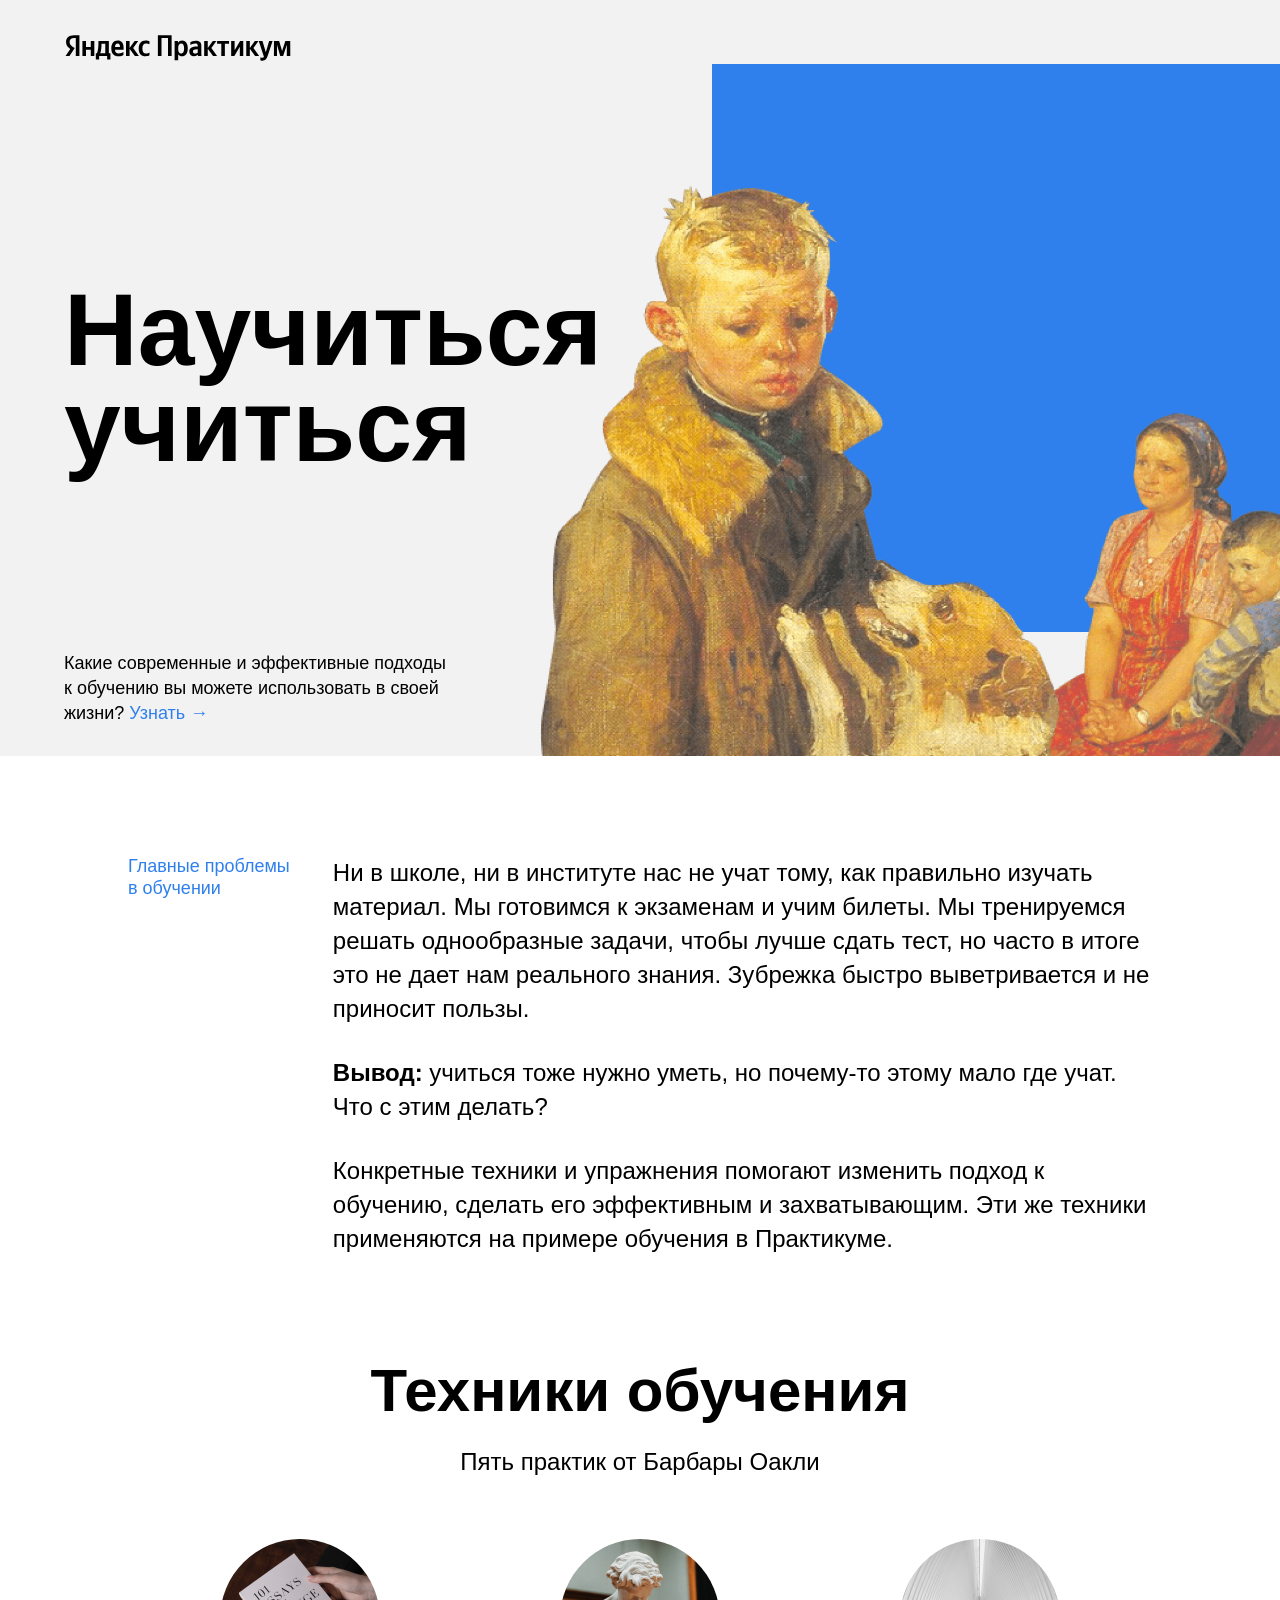
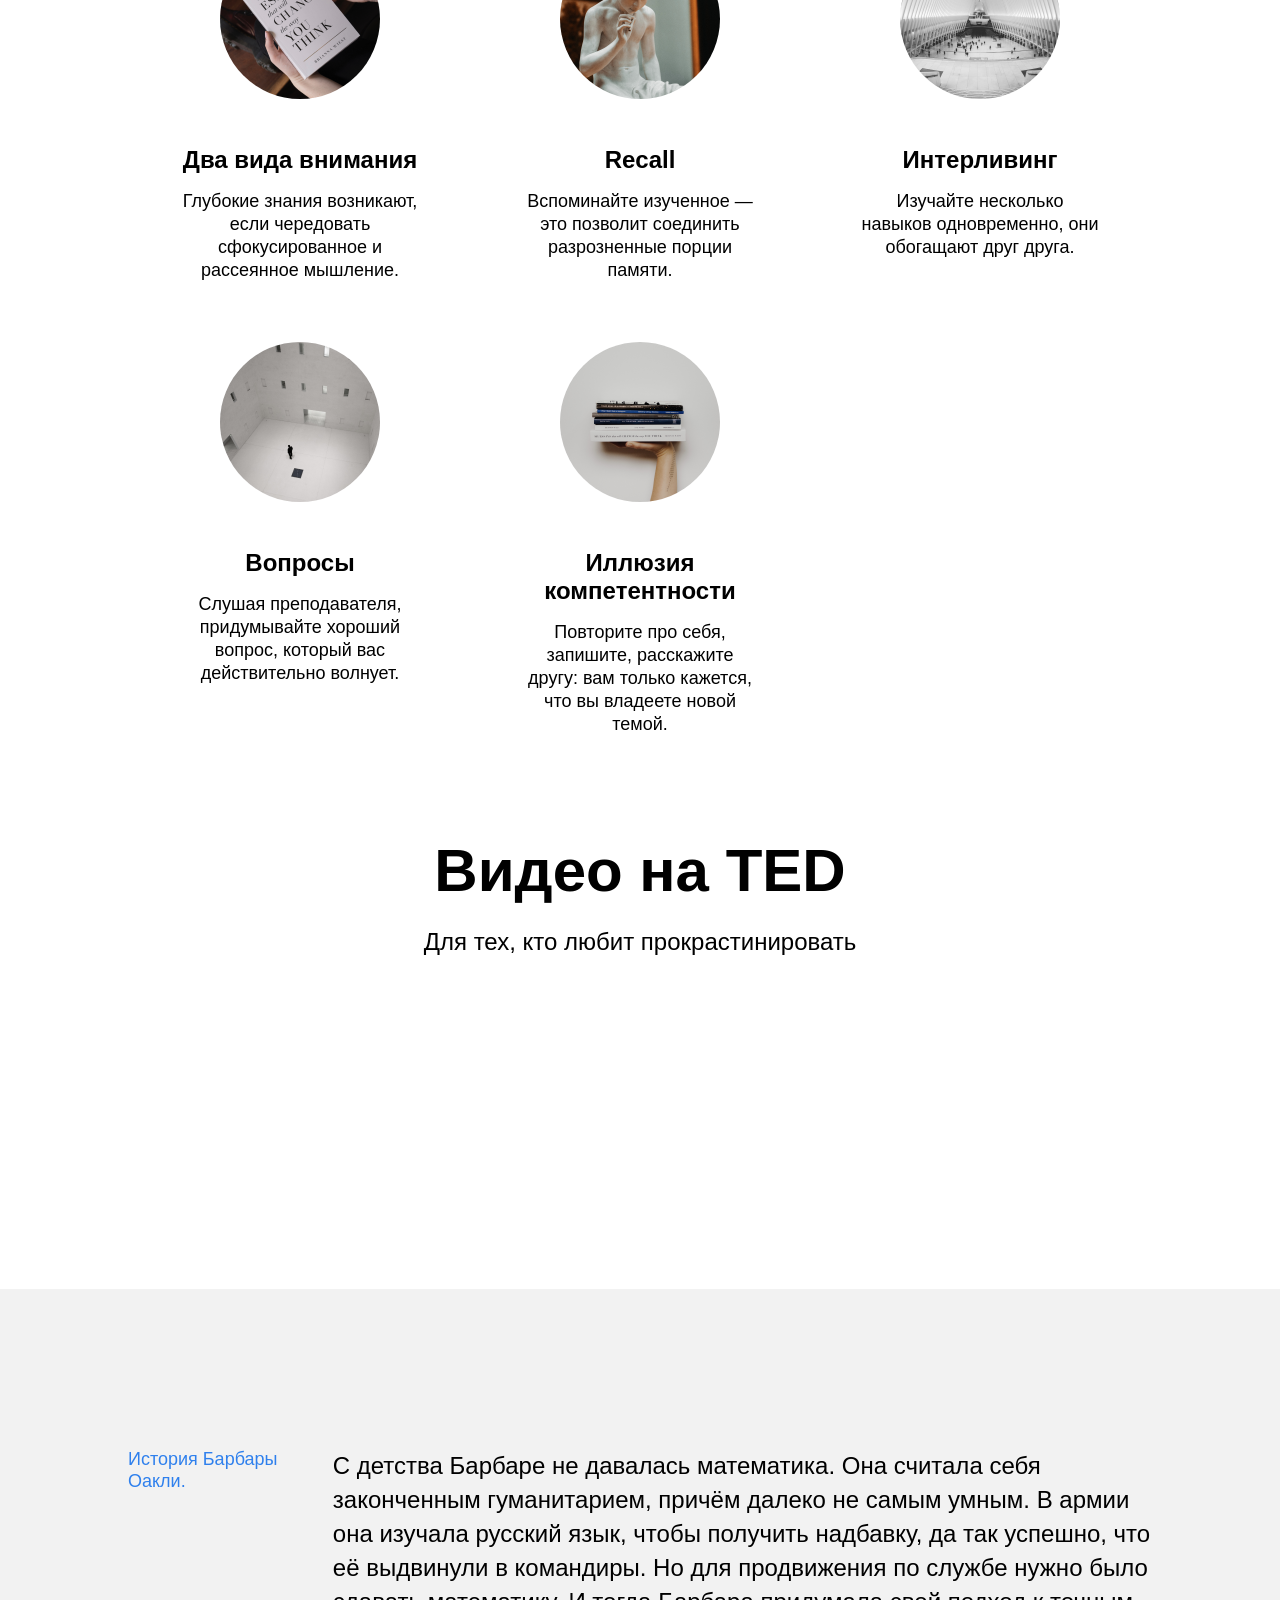
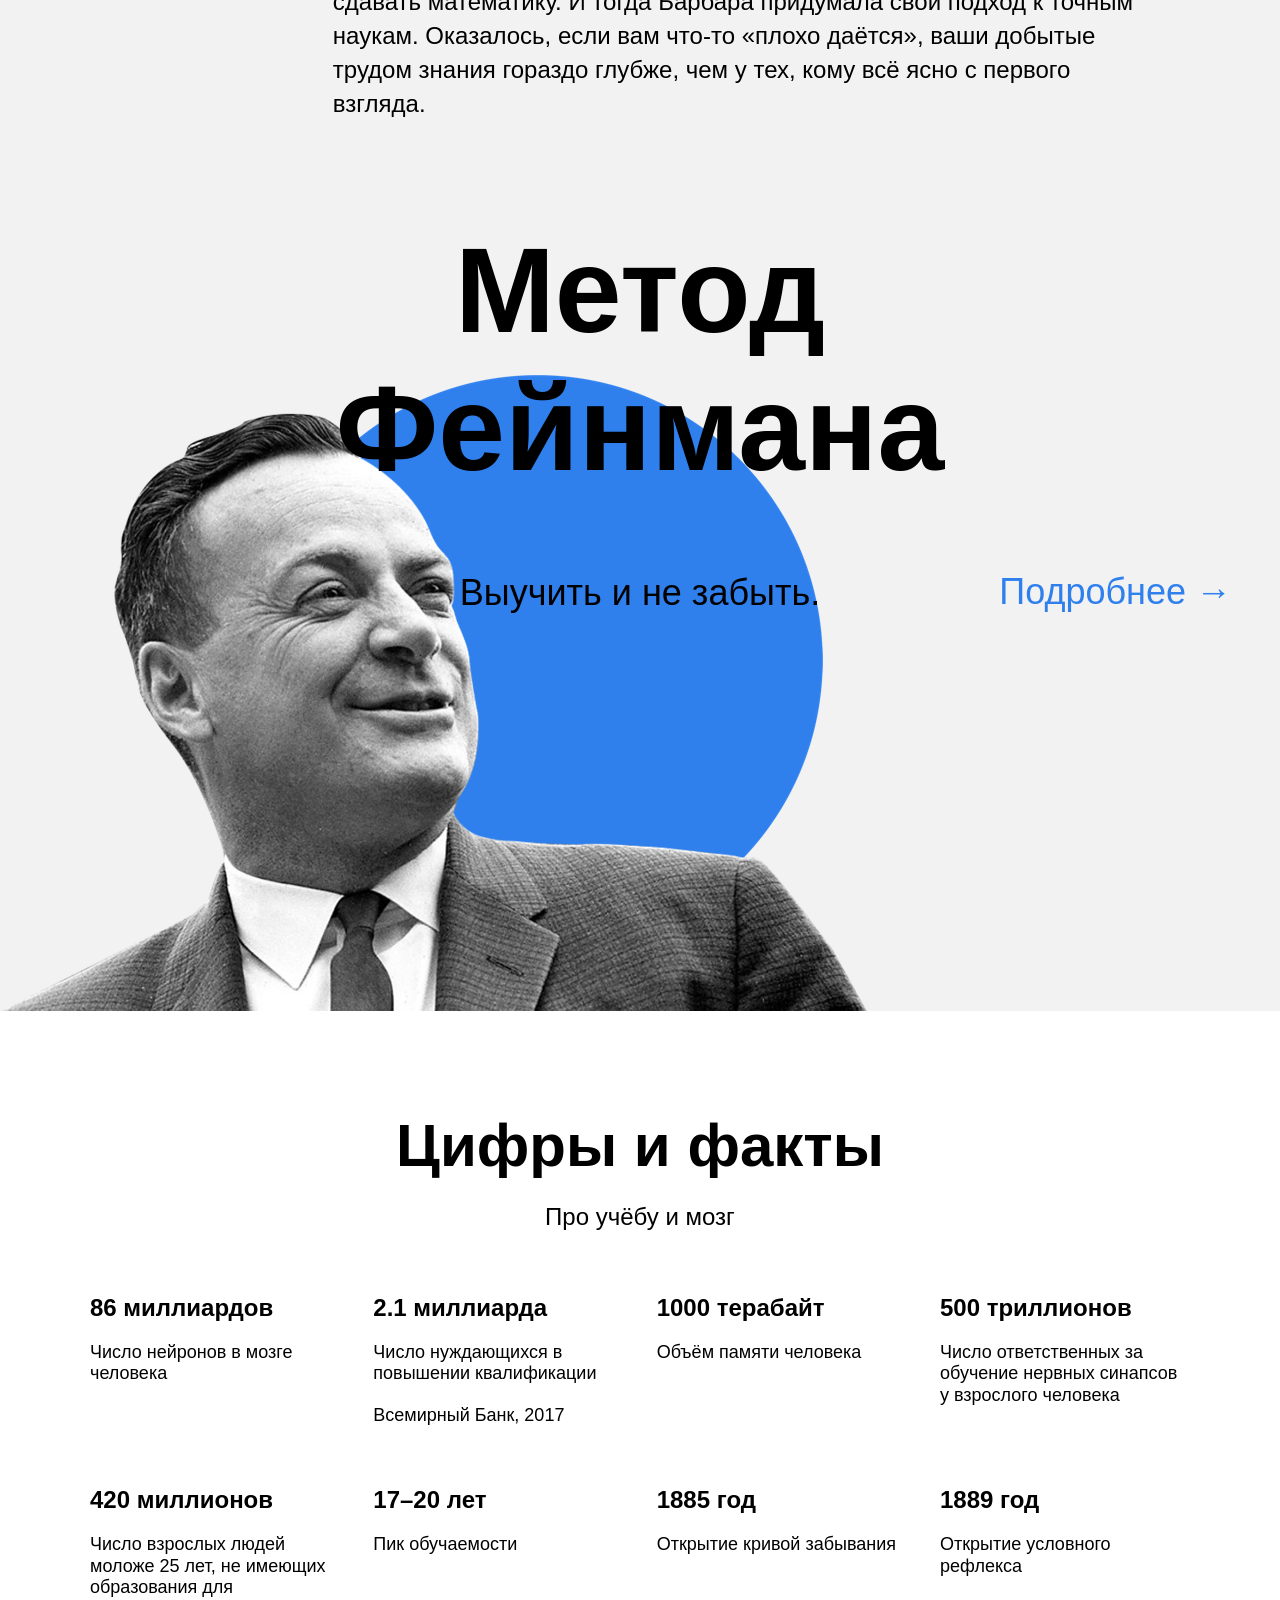
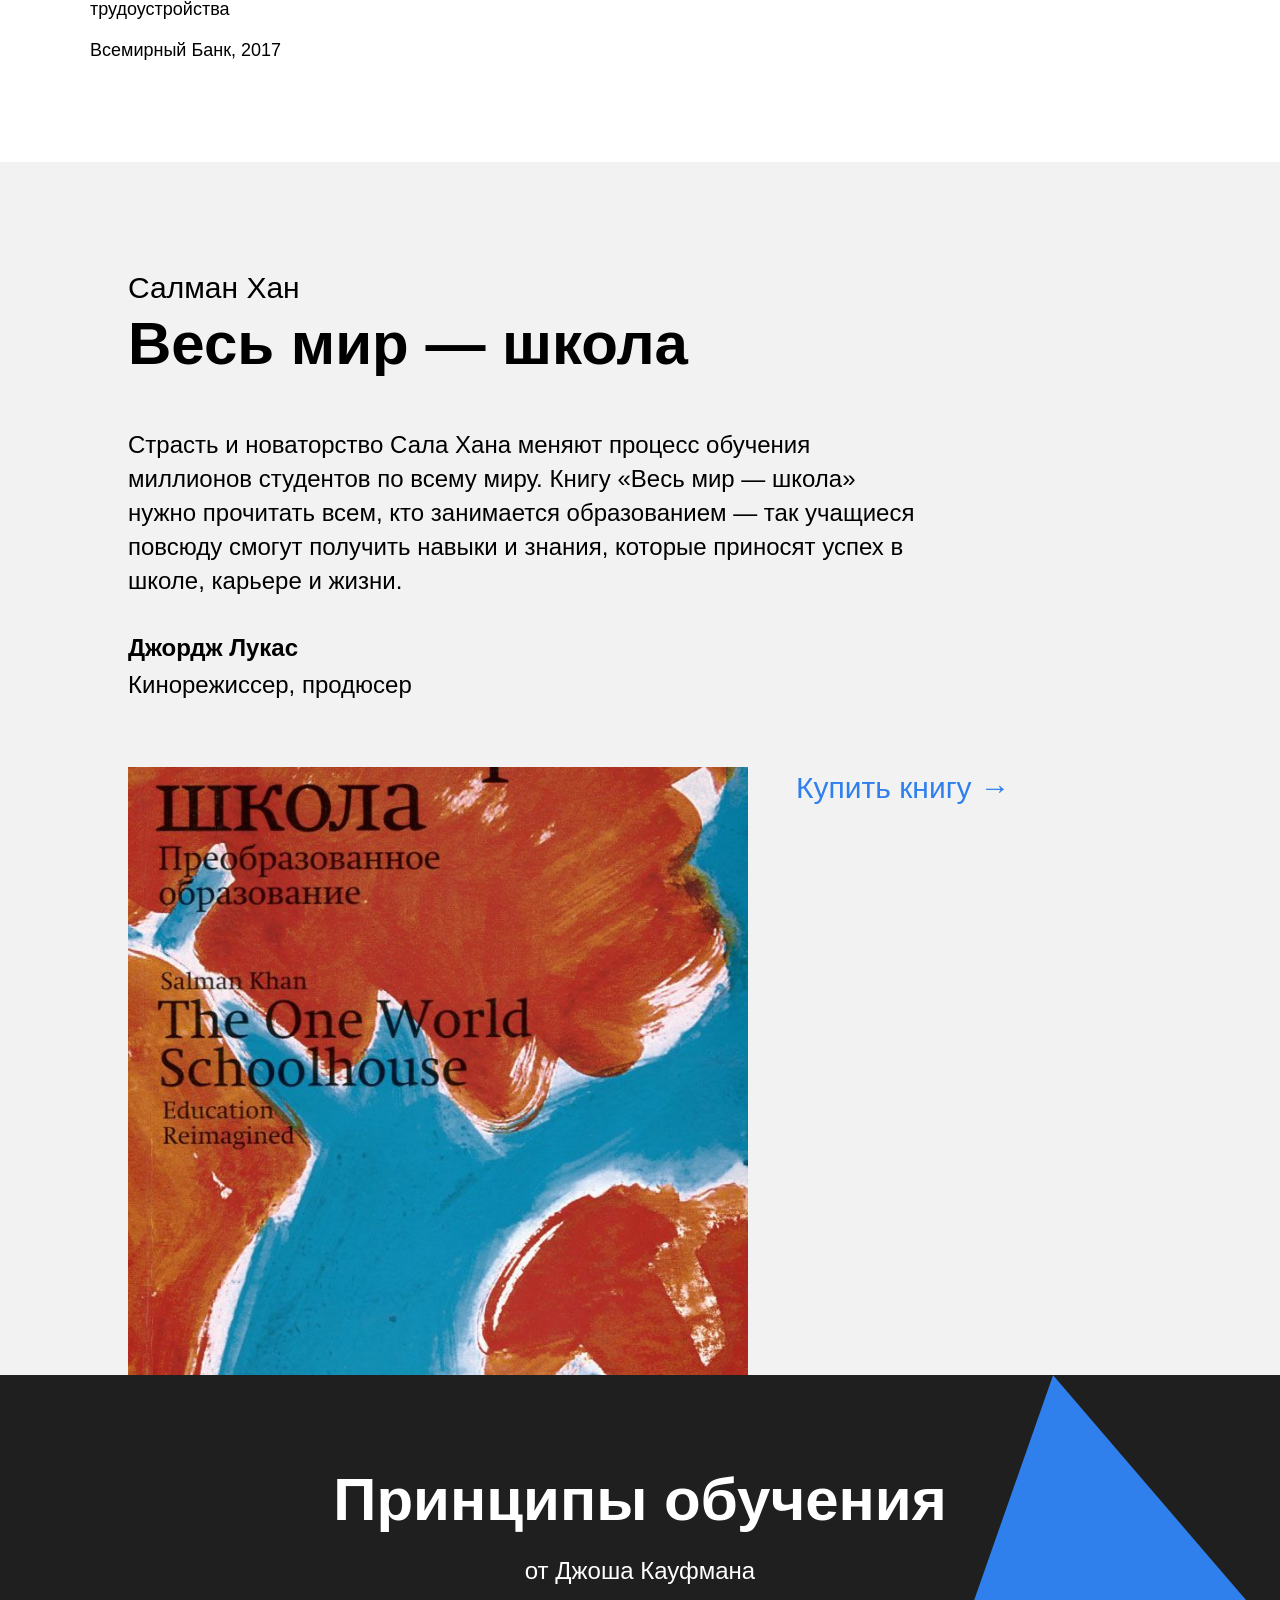
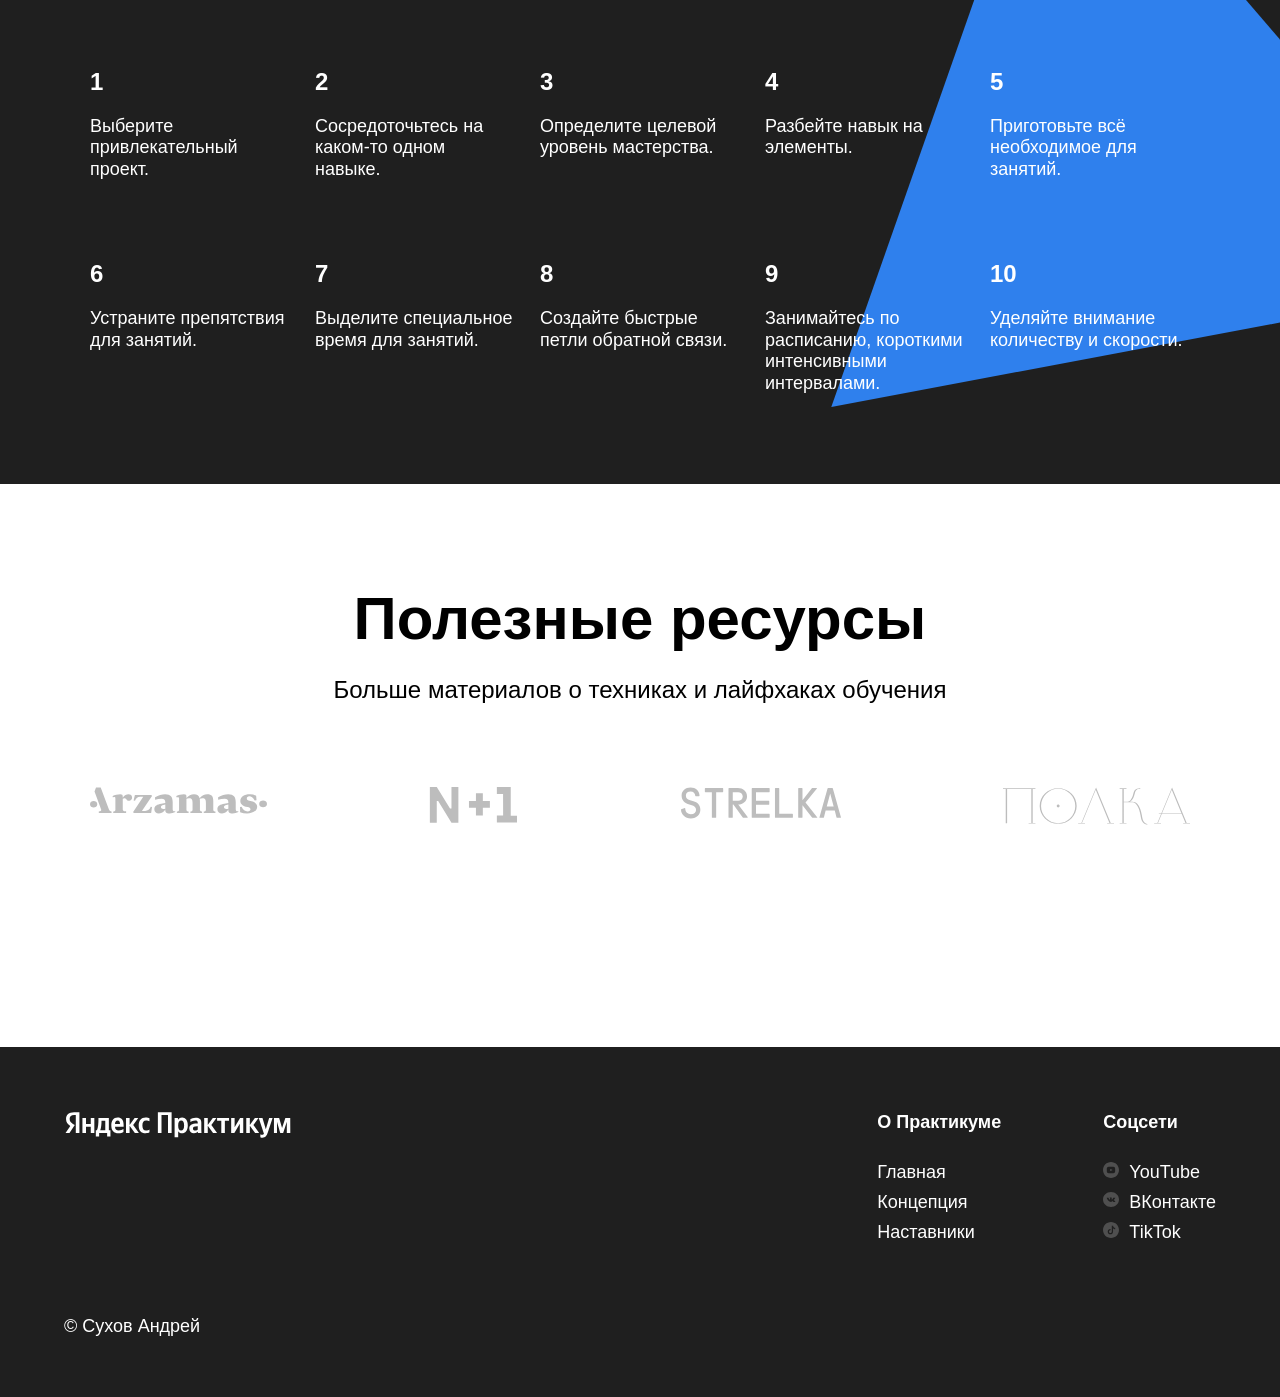
<file: index.html>
<!DOCTYPE html>
<html lang="ru">

<head>
  <meta charset="UTF-8">
  <meta name="viewport" content="width=device-width, initial-scale=1.0">
  <title>Научиться учиться</title>
  <link rel="stylesheet" href="./pages/index.css">
</head>

<body>
  <div class="page">
    <header class="header">
      <div class="logo logo_place_header"></div>
      <h1 class="header__title">Научиться учиться</h1>
      <p class="header__subtitle">Какие современные и эффективные подходы к обучению вы можете использовать
        в своей жизни?
        <a class="header__link" href="#"> Узнать &#8594;</a>
      </p>
      <img class="header__main-illustration" src="./images/header-image.png" alt="Картина с мальчиком">
      <div class="header__square-pic rotation"></div>
    </header>
    <main class="content">
      <section class="description">
        <div class="two-columns">
          <h2 class=" two-columns__brief">Главные проблемы в обучении</h2>
          <div class="two-columns__main-text">
            <p class="two-columns__paragraph">Ни в школе, ни в институте нас не учат тому, как правильно изучать
              материал.
              Мы готовимся к экзаменам и учим билеты. Мы тренируемся решать однообразные задачи, чтобы лучше сдать тест,
              но часто в итоге это не дает нам реального знания. Зубрежка быстро выветривается и не приносит пользы.</p>
            <p class="two-columns__paragraph"><span class="two-columns__span-accent">Вывод:</span> учиться тоже нужно
              уметь,
              но почему-то этому мало где учат. Что с этим делать?</p>
            <p class="two-columns__paragraph">Конкретные техники и упражнения помогают изменить подход к обучению,
              сделать его эффективным и захватывающим. Эти же техники применяются на примере обучения в Практикуме.</p>
          </div>
        </div>
      </section>
      <section class="techniques">
        <h2 class="section-title">Техники обучения</h2>
        <p class="section-subtitle">Пять практик от Барбары Оакли</p>
        <ul class="cards">
          <li class="cards__item">
            <img class="cards__image" src="./images/cards-attention.png" alt="Изображение книги">
            <h3 class="cards__title">Два вида внимания</h3>
            <p class="cards__description">Глубокие знания возникают, если чередовать сфокусированное и рассеянное
              мышление.</p>
          </li>
          <li class="cards__item">
            <img class="cards__image" src="./images/cards-recall.png" alt="Изображение с статуей ученика">
            <h3 class="cards__title">Recall</h3>
            <p class="cards__description">Вспоминайте изученное — это позволит соединить разрозненные порции памяти.</p>
          </li>
          <li class="cards__item">
            <img class="cards__image" src="./images/cards-interliving.png" alt="Картинка большой зал с людьми">
            <h3 class="cards__title">Интерливинг</h3>
            <p class="cards__description">Изучайте несколько навыков одновременно, они обогащают друг друга.</p>
          </li>
          <li class="cards__item">
            <img class="cards__image" src="./images/cards-question.png" alt="Картинка человек в большой комнтате">
            <h3 class="cards__title">Вопросы</h3>
            <p class="cards__description">Слушая преподавателя, придумывайте хороший вопрос, который вас действительно
              волнует.</p>
          </li>
          <li class="cards__item">
            <img class="cards__image" src="./images/cards-competence.png" alt="Картинка рука с несколькими книгами">
            <h3 class="cards__title">Иллюзия компетентности</h3>
            <p class="cards__description">Повторите про себя, запишите, расскажите другу: вам только кажется, что вы
              владеете новой темой.</p>
          </li>
        </ul>
      </section>
      <section class="video">
        <h2 class="section-title">Видео нa TED</h2>
        <p class="section-subtitle">Для тех, кто любит прокрастинировать</p>
        <ul class="video__iframes">
          <li><iframe class="video__iframe" src="https://www.youtube.com/embed/arj7oStGLkU"
              title="YouTube video player" allow="accelerometer; autoplay; clipboard-write; encrypted-media; gyroscope;
              picture-in-picture" allowfullscreen></iframe>
          </li>
          <li><iframe class="video__iframe" src="https://www.youtube.com/embed/5MgBikgcWnY"
              title="YouTube video player"
              allow="accelerometer; autoplay; clipboard-write; encrypted-media; gyroscope; picture-in-picture"
              allowfullscreen></iframe>
          </li>
        </ul>
      </section>
      <section class="oakley">
        <div class="two-columns">
          <h2 class=" two-columns__brief">История Барбары Оакли.</h2>
          <div class="two-columns__main-text">
            <p class="two-columns__paragraph">С детства Барбаре не давалась математика. Она считала себя законченным
              гуманитарием,
              причём далеко не самым умным. В армии она изучала русский язык, чтобы получить надбавку, да так успешно,
              что её выдвинули
              в командиры. Но для продвижения по службе нужно было сдавать математику. И тогда Барбара придумала свой
              подход к точным наукам.
              Оказалось, если вам что-то «плохо даётся», ваши добытые трудом знания гораздо глубже, чем у тех, кому всё
              ясно с первого взгляда.</p>
          </div>
        </div>
      </section>
      <section class="feynman">
        <h2 class="feynman__title">Метод Фейнмана</h2>
        <p class="feynman__subtitle">Выучить и не забыть.</p>
        <a class="feynman__link" href="#">Подробнее &#8594;</a>
      </section>
      <section class="digits">
        <h2 class="section-title">Цифры и факты</h2>
        <p class="section-subtitle">Про учёбу и мозг</p>
        <ul class="table">
          <li class="table__cell">
            <h3 class="table__heading">86 миллиардов</h3>
            <p class="table__text">Число нейронов в мозге человека</p>
          </li>
          <li class="table__cell">
            <h3 class="table__heading">2.1 миллиарда</h3>
            <p class="table__text">Число нуждающихся в повышении квалификации</p>
            <p class="table__text">Всемирный Банк, 2017</p>
          </li>
          <li class="table__cell">
            <h3 class="table__heading">1000 терабайт</h3>
            <p class="table__text">Объём памяти человека</p>
          </li>
          <li class="table__cell">
            <h3 class="table__heading">500 триллионов</h3>
            <p class="table__text">Число ответственных за обучение нервных синапсов у взрослого человека</p>
          </li>
          <li class="table__cell">
            <h3 class="table__heading">420 миллионов</h3>
            <p class="table__text">Число взрослых людей моложе 25 лет, не имеющих образования для трудоустройства</p>
            <p class="table__text">Всемирный Банк, 2017</p>
          </li>
          <li class="table__cell">
            <h3 class="table__heading">17–20 лет</h3>
            <p class="table__text">Пик обучаемости</p>
          </li>
          <li class="table__cell">
            <h3 class="table__heading">1885 год</h3>
            <p class="table__text">Открытие кривой забывания</p>
          </li>
          <li class="table__cell">
            <h3 class="table__heading">1889 год</h3>
            <p class="table__text">Открытие условного рефлекса</p>
          </li>
        </ul>
      </section>
      <section class="khan">
        <div class="khan__container">
          <p class="khan__author">Салман Хан</p>
          <h2 class="khan__title">Весь мир — школа</h2>
          <blockquote class="khan__quote">Страсть и новаторство Сала Хана меняют процесс обучения миллионов студентов по всему
            миру.
            Книгу «Весь мир — школа» нужно прочитать всем, кто занимается образованием — так учащиеся повсюду
            смогут получить навыки и знания, которые приносят успех в школе, карьере и жизни.</blockquote>
          <h3 class="khan__quote-author">Джордж Лукас</h3>
          <p class="khan__quote-author-subline">Кинорежиссер, продюсер</p>
          <div class="khan__book-container">
            <img class="khan__book-pic" src="./images/khan-book.jpg" alt="Книга весь мир школа">
            <a class="khan__buy-link" href="#">Купить книгу &#8594;</a>
          </div>
        </div>
      </section>
      <section class="kaufman">
        <h2 class="section-title section-title_theme_dark">Принципы обучения</h2>
        <p class="section-subtitle section-subtitle_theme_dark">от Джоша Кауфмана</p>
        <ul class="table table_theme_dark">
          <li class="table__cell table__cell_theme_dark">
            <h3 class="table__heading table__heading_theme_dark">1</h3>
            <p class="table__text table__text_theme_dark">Выберите привлекательный проект.</p>
          </li>
          <li class="table__cell table__cell_theme_dark">
            <h3 class="table__heading table__heading_theme_dark">2</h3>
            <p class="table__text table__text_theme_dark">Сосредоточьтесь на каком-то одном навыке.</p>
          </li>
          <li class="table__cell table__cell_theme_dark">
            <h3 class="table__heading table__heading_theme_dark">3</h3>
            <p class="table__text table__text_theme_dark">Определите целевой уровень мастерства.</p>
          </li>
          <li class="table__cell table__cell_theme_dark">
            <h3 class="table__heading table__heading_theme_dark">4</h3>
            <p class="table__text table__text_theme_dark">Разбейте навык на элементы.</p>
          </li>
          <li class="table__cell table__cell_theme_dark">
            <h3 class="table__heading table__heading_theme_dark">5</h3>
            <p class="table__text table__text_theme_dark">Приготовьте всё необходимое для занятий.</p>
          </li>
          <li class="table__cell table__cell_theme_dark">
            <h3 class="table__heading table__heading_theme_dark">6</h3>
            <p class="table__text table__text_theme_dark">Устраните препятствия для занятий.</p>
          </li>
          <li class="table__cell table__cell_theme_dark">
            <h3 class="table__heading table__heading_theme_dark">7</h3>
            <p class="table__text table__text_theme_dark">Выделите специальное время для занятий.</p>
          </li>
          <li class="table__cell table__cell_theme_dark">
            <h3 class="table__heading table__heading_theme_dark">8</h3>
            <p class="table__text table__text_theme_dark">Создайте быстрые петли обратной связи.</p>
          </li>
          <li class="table__cell table__cell_theme_dark">
            <h3 class="table__heading table__heading_theme_dark">9</h3>
            <p class="table__text table__text_theme_dark">Занимайтесь по расписанию, короткими интенсивными интервалами.
            </p>
          </li>
          <li class="table__cell table__cell_theme_dark">
            <h3 class="table__heading table__heading_theme_dark">10</h3>
            <p class="table__text table__text_theme_dark">Уделяйте внимание количеству и скорости.</p>
          </li>
        </ul>
        <div class="kaufman__triangle rotation"></div>
      </section>
      <section class="resources">
        <h2 class="section-title">Полезные ресурсы</h2>
        <p class="section-subtitle">Больше материалов о техниках и лайфхаках обучения</p>
        <ul class="resources__logo-zone">
          <li>
            <a class="resources__link" href="#"><img class="resources__logo" src="./images/logo/resources-arzamas.svg" alt="Логотип Arzamas"></a>
          </li>
          <li>
            <a class="resources__link" href="#"><img class="resources__logo" src="./images/logo/resources-n1.svg" alt="Логотип N+1"></a>
          </li>
          <li>
            <a class="resources__link" href="#"><img class="resources__logo" src="./images/logo/resources-strelka.svg" alt="Логотип STRELKA"></a>
          </li>
          <li>
            <a class="resources__link" href="#"><img class="resources__logo" src="./images/logo/resources-polka.svg" alt="Логотип ПОЛКА"></a>
          </li>
        </ul>
      </section>
    </main>
    <footer class="footer">
      <div class="footer__columns">
        <div class="footer__column footer__column_content_copyright">
          <div class="logo logo_place_footer"></div>
          <p class="footer__author">&#169; Сухов Андрей</p>
        </div>
        <div class="footer__column footer__column_content_info">
          <h2 class="footer__column-heading">О Практикуме</h2>
          <nav>
            <ul class="footer__column-links">
              <li>
                <a class="footer__column-link" href="#">Главная</a>
              </li>
              <li>
                <a class="footer__column-link" href="#">Концепция</a>
              </li>
              <li>
                <a class="footer__column-link" href="#">Наставники</a>
              </li>
            </ul>
          </nav>
        </div>
        <div class="footer__column footer__column_content_social">
          <h2 class="footer__column-heading">Соцсети</h2>
          <nav>
            <ul class="footer__column-links">
              <li>
                <a class="footer__column-link" href="#"><img class="footer__social-icon" src="/images/youtube-icon.svg"
                    alt="Значек Ютуб">YouTube</a>
              </li>
              <li>
                <a class="footer__column-link" href="#"><img class="footer__social-icon"
                    src="/images/vk_color_white.svg" alt="Значек ВКонтакте">ВКонтакте</a>
              </li>
              <li>
                <a class="footer__column-link" href="#"><img class="footer__social-icon" src="/images/tiktok-icon.svg"
                    alt="Значек ТикТок">TikTok</a>
              </li>
            </ul>
          </nav>
        </div>
      </div>
    </footer>
  </div>

</body>

</html>
</file>
<file: pages/index.css>
@import url(../vendor/normalize.css);
@import url(../blocks/page/page.css);
@import url(../blocks/rotatoin/rotation.css);
@import url(../blocks/header/haeder.css);
@import url(../blocks/logo/logo.css);
@import url(../blocks/logo/_place/logo_place_header.css);
@import url(../blocks/header/__link/header__link.css);
@import url(../blocks/header/__main-illustration/header__main-illustration.css);
@import url(../blocks/header/__square-pic/header__square-pic.css);
@import url(../blocks/header/__subtitle/header__subtitle.css);
@import url(../blocks/header/__title/header__title.css);
@import url(../blocks/description/description.css);
@import url(../blocks/two-columns/two-columns.css);
@import url(../blocks/two-columns/__brief/two-columns__brief.css);
@import url(../blocks/two-columns/__main-text/two-columns__main-text.css);
@import url(../blocks/two-columns/__paragraph/two-columns__paragraph.css);
@import url(../blocks/two-columns/__span-accent/two-columns__span-accent.css);
@import url(../blocks/techniques/techniques.css);
@import url(../blocks/cards/cards.css);
@import url(../blocks/cards/__description/cards__description.css);
@import url(../blocks/cards/__image/cards__image.css);
@import url(../blocks/cards/__item/cards__item.css);
@import url(../blocks/cards/__title/cards__title.css);
@import url(../blocks/video/video.css);
@import url(../blocks/video/__iframes/video__iframes.css);
@import url(../blocks/video/__iframe/video__iframe.css);
@import url(../blocks/oakley/oakley.css);
@import url(../blocks/feynman/feynman.css);
@import url(../blocks/feynman/__link/feynman__link.css);
@import url(../blocks/feynman/__subtitle/feynman__subtitle.css);
@import url(../blocks/feynman/__title/feynman__title.css);
@import url(../blocks/digits/digits.css);
@import url(../blocks/section-title/section-title.css);
@import url(../blocks/section-subtitle/section-subtitle.css);
@import url(../blocks/table/table.css);
@import url(../blocks/table/__cell/table__cell.css);
@import url(../blocks/table/__heading/table__heading.css);
@import url(../blocks/table/__text/table__text.css);
@import url(../blocks/khan/khan.css);
@import url(../blocks/khan/__container/khan__container.css);
@import url(../blocks/khan/__author/khan__author.css);
@import url(../blocks/khan/__title/khan__title.css);
@import url(../blocks/khan/__quote/khan__quote.css);
@import url(../blocks/khan/__quote-author/khan__quote-author.css);
@import url(../blocks/khan/__quote-author-subline/khan__quote-author-subline.css);
@import url(../blocks/khan/__book-container/khan__book-container.css);
@import url(../blocks/khan/__book-pic/khan__book-pic.css);
@import url(../blocks/khan/__buy-link/khan__buy-link.css);
@import url(../blocks/kaufman/kaufman.css);
@import url(../blocks/section-title/_theme/section-title_theme_dark.css);
@import url(../blocks/section-subtitle/_theme/section-subtitle_theme_dark.css);
@import url(../blocks/table/_theme/table_theme_dark.css);
@import url(../blocks/table/__cell/_theme/table__cell_theme_dark.css);
@import url(../blocks/kaufman/__triangle/kaufman__triangle.css);
@import url(../blocks/resources/resources.css);
@import url(../blocks/resources/__logo-zone/resources__logo-zone.css);
@import url(../blocks/resources/__link/resources__link.css);
@import url(../blocks/footer/footer.css);
@import url(../blocks/logo/_place/logo_place_footer.css);
@import url(../blocks/footer/__author/footer__author.css);
@import url(../blocks/footer/__column/_content/footer__column_content_copyright.css);
@import url(../blocks/footer/__column/_content/footer__column_content_info.css);
@import url(../blocks/footer/__column/_content/footer__column_content_social.css);
@import url(../blocks/footer/__column-heading/footer__column-heading.css);
@import url(../blocks/footer/__column-link/footer__column-link.css);
@import url(../blocks/footer/__column-links/footer__column-links.css);
@import url(../blocks/footer/__columns/footer__columns.css);
@import url(../blocks/footer/__social-icon/footer__social-icon.css);
</file>
